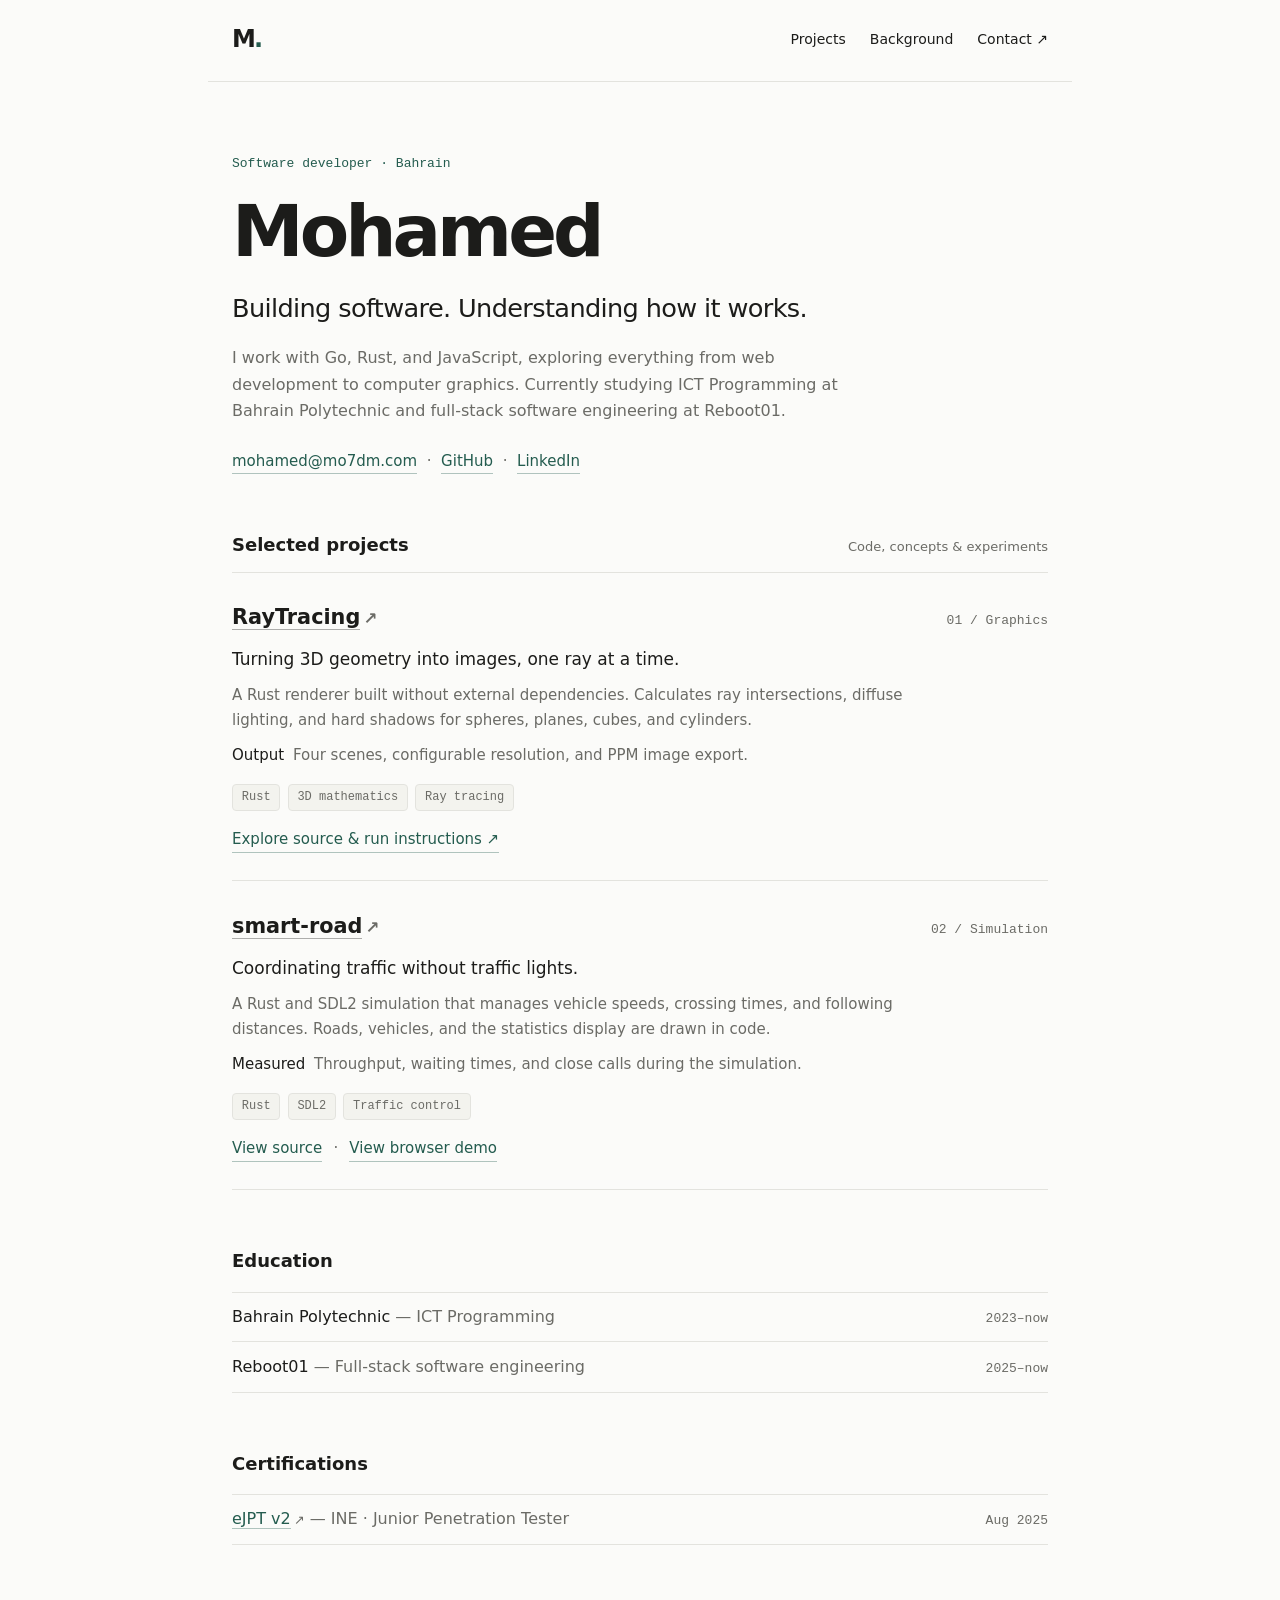
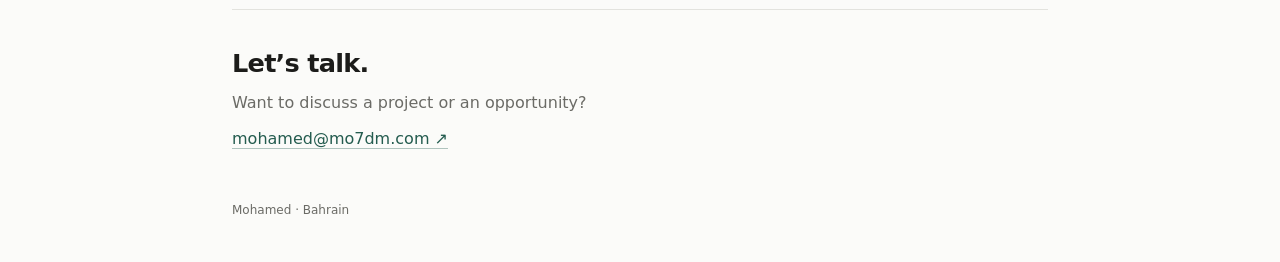
<file: index.html>
<!DOCTYPE html>
<html lang="en">
<head>
    <meta charset="UTF-8">
    <meta name="viewport" content="width=device-width, initial-scale=1.0">
    <title>Mohamed | Software Developer</title>
    <meta name="description" content="Mohamed, software developer and student in Bahrain. Explore Rust projects in ray tracing and traffic simulation, education, and contact details.">
    <link rel="icon" href="data:image/svg+xml,%3Csvg xmlns='http://www.w3.org/2000/svg' viewBox='0 0 64 64'%3E%3Crect width='64' height='64' fill='%23000000'/%3E%3Ctext x='32' y='45' font-family='Arial,Helvetica,sans-serif' font-size='42' font-weight='bold' fill='%23ffffff' text-anchor='middle'%3EM%3C/text%3E%3C/svg%3E">
    <link rel="stylesheet" href="style.css">
</head>
<body>
    <a class="skip-link" href="#main">Skip to content</a>
    <nav class="site-nav" aria-label="Main navigation">
        <a class="wordmark" href="#main" aria-label="Mohamed home">M<span aria-hidden="true">.</span></a>
        <div><a href="#projects">Projects</a><a href="#background">Background</a><a href="mailto:mohamed@mo7dm.com">Contact &nearr;</a></div>
    </nav>
    <main id="main">
        <header class="intro">
            <p class="eyebrow rise" style="--i: 0">Software developer &middot; Bahrain</p>
            <h1 class="rise" style="--i: 0">Mohamed</h1>
            <p class="lead rise" style="--i: 1">Building software. Understanding how it works.</p>
            <p class="intro-copy rise" style="--i: 1">I work with Go, Rust, and JavaScript, exploring everything from web development to computer graphics. Currently studying ICT Programming at Bahrain Polytechnic and full-stack software engineering at Reboot01.</p>
            <p class="contact rise" style="--i: 2"><a href="mailto:mohamed@mo7dm.com">mohamed@mo7dm.com</a> <span class="sep">&middot;</span> <a href="https://github.com/Mo7dM">GitHub</a> <span class="sep">&middot;</span> <a href="https://www.linkedin.com/in/mohamed-kadhem/">LinkedIn</a></p>
        </header>

        <section id="projects" class="rise" style="--i: 3" aria-labelledby="projects-heading">
            <div class="section-heading"><h2 id="projects-heading">Selected projects</h2><span class="section-note">Code, concepts &amp; experiments</span></div>
            <ul class="list projects">
                <li>
                    <div class="row">
                        <h3><a href="https://github.com/Mo7dM/RayTracing">RayTracing</a><span class="arrow" aria-hidden="true">&nearr;</span></h3>
                        <span class="meta">01 / Graphics</span>
                    </div>
                    <p class="project-summary">Turning 3D geometry into images, one ray at a time.</p>
                    <p>A Rust renderer built without external dependencies. Calculates ray intersections, diffuse lighting, and hard shadows for spheres, planes, cubes, and cylinders.</p>
                    <p class="project-detail"><strong>Output</strong> Four scenes, configurable resolution, and PPM image export.</p>
                    <div class="tags" aria-label="RayTracing technologies"><span>Rust</span><span>3D mathematics</span><span>Ray tracing</span></div>
                    <p class="project-links"><a href="https://github.com/Mo7dM/RayTracing">Explore source &amp; run instructions <span aria-hidden="true">&nearr;</span></a></p>
                </li>
                <li>
                    <div class="row">
                        <h3><a href="https://github.com/Mo7dM/smart-road">smart-road</a><span class="arrow" aria-hidden="true">&nearr;</span></h3>
                        <span class="meta">02 / Simulation</span>
                    </div>
                    <p class="project-summary">Coordinating traffic without traffic lights.</p>
                    <p>A Rust and SDL2 simulation that manages vehicle speeds, crossing times, and following distances. Roads, vehicles, and the statistics display are drawn in code.</p>
                    <p class="project-detail"><strong>Measured</strong> Throughput, waiting times, and close calls during the simulation.</p>
                    <div class="tags" aria-label="smart-road technologies"><span>Rust</span><span>SDL2</span><span>Traffic control</span></div>
                    <p class="project-links"><a href="https://github.com/Mo7dM/smart-road">View source</a> <span class="sep">&middot;</span> <a href="smart-road-demo.html">View browser demo</a></p>
                </li>
            </ul>
        </section>

        <section id="background" class="rise" style="--i: 4">
            <h2>Education</h2>
            <ul class="list">
                <li class="row">
                    <span>Bahrain Polytechnic <span class="sub">&mdash; ICT Programming</span></span>
                    <span class="meta">2023&ndash;now</span>
                </li>
                <li class="row">
                    <span>Reboot01 <span class="sub">&mdash; Full-stack software engineering</span></span>
                    <span class="meta">2025&ndash;now</span>
                </li>
            </ul>
        </section>

        <section class="rise" style="--i: 5">
            <h2>Certifications</h2>
            <ul class="list">
                <li class="row">
                    <span><a href="https://certs.ine.com/94397082-2aee-4f96-a6dc-eba5e58388e8">eJPT v2</a><span class="arrow" aria-hidden="true">&nearr;</span> <span class="sub">&mdash; INE &middot; Junior Penetration Tester</span></span>
                    <span class="meta">Aug 2025</span>
                </li>
            </ul>
        </section>
        <footer>
            <h2>Let&rsquo;s talk.</h2>
            <p>Want to discuss a project or an opportunity?</p>
            <a href="mailto:mohamed@mo7dm.com">mohamed@mo7dm.com <span aria-hidden="true">&nearr;</span></a>
            <p class="footer-note">Mohamed &middot; Bahrain</p>
        </footer>
    </main>
</body>
</html>
</file>
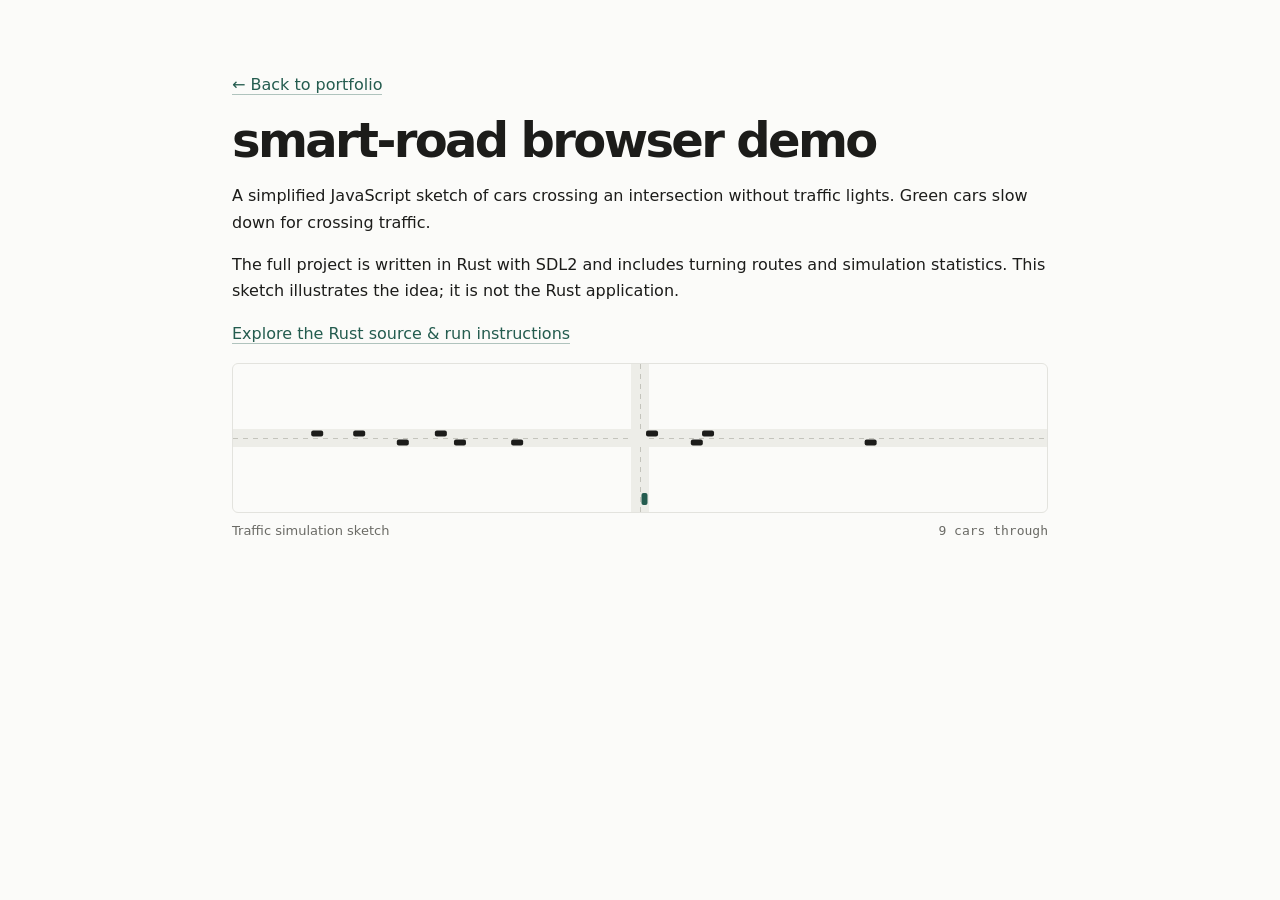
<file: smart-road-demo.html>
<!DOCTYPE html>
<html lang="en">
<head>
    <meta charset="UTF-8">
    <meta name="viewport" content="width=device-width, initial-scale=1.0">
    <title>smart-road browser demo | Mohamed</title>
    <meta name="description" content="A simplified JavaScript sketch of the smart-road traffic simulation, a Rust and SDL2 project by Mohamed.">
    <link rel="stylesheet" href="style.css">
    <script src="script.js" defer></script>
</head>
<body>
    <main>
        <header>
            <p><a href="index.html">&larr; Back to portfolio</a></p>
            <h1>smart-road browser demo</h1>
            <p>A simplified JavaScript sketch of cars crossing an intersection without traffic lights. Green cars slow down for crossing traffic.</p>
            <p>The full project is written in Rust with SDL2 and includes turning routes and simulation statistics. This sketch illustrates the idea; it is not the Rust application.</p>
            <p><a href="https://github.com/Mo7dM/smart-road">Explore the Rust source &amp; run instructions</a></p>
        </header>
        <figure class="sim">
            <canvas id="road" role="img" aria-label="Animated sketch of cars crossing an intersection without traffic lights"></canvas>
            <figcaption>
                <span>Traffic simulation sketch</span>
                <span class="meta" id="road-count"></span>
            </figcaption>
        </figure>
        <noscript><p>Enable JavaScript to view the animation. The full project's source and run instructions are available at the link above.</p></noscript>
    </main>
</body>
</html>
</file>
<file: style.css>
:root {
    --bg: #fbfbf9;
    --text: #1c1c1a;
    --muted: #6b6b66;
    --line: #e3e3de;
    --link: #245c4f;
    --surface: #f3f3ee;
    --road: #edede8;
    --road-mark: #c4c4bc;
    --mono: ui-monospace, SFMono-Regular, Menlo, Consolas, monospace;
    --ease: cubic-bezier(0.2, 0.7, 0.2, 1);
    color-scheme: light dark;
}

@media (prefers-color-scheme: dark) {
    :root {
        --bg: #131312;
        --text: #e6e6e2;
        --muted: #9b9b95;
        --line: #2b2b29;
        --link: #99cfba;
        --surface: #1b1d1a;
        --road: #21211f;
        --road-mark: #3f3f3b;
    }
}

* {
    box-sizing: border-box;
}

body {
    margin: 0;
    background: var(--bg);
    color: var(--text);
    font: 16px/1.65 system-ui, -apple-system, "Segoe UI", Roboto, sans-serif;
    -webkit-text-size-adjust: 100%;
}

main {
    max-width: 54rem;
    margin: 0 auto;
    padding: 4.5rem 1.5rem 2rem;
}

h1 {
    font-size: clamp(2rem, 6vw, 3rem);
    line-height: 1.1;
    letter-spacing: -0.055em;
    font-weight: 600;
    margin: 0 0 1rem;
}

h2 {
    font-size: 1.125rem;
    font-weight: 600;
    margin: 0 0 1rem;
}

h3 {
    margin: 0;
    font-size: 1.3rem;
    font-weight: 600;
}

.role {
    color: var(--muted);
    margin-top: -0.65rem;
}

.contact {
    display: flex;
    flex-wrap: wrap;
    gap: 0.25rem 0.6rem;
}

.list .project-links {
    margin-top: 0.65rem;
}

a:focus-visible {
    outline: 2px solid var(--link);
    outline-offset: 4px;
    border-radius: 2px;
}

p {
    margin: 0 0 1rem;
}

/* Links: a faint underline, and a solid one that sweeps in on hover */
a {
    color: var(--link);
    text-decoration: none;
    background:
        linear-gradient(currentColor, currentColor) left bottom / 0% 1px no-repeat,
        linear-gradient(color-mix(in srgb, currentColor 35%, transparent), color-mix(in srgb, currentColor 35%, transparent)) left bottom / 100% 1px no-repeat;
    padding-bottom: 1px;
    transition: background-size 0.35s var(--ease);
}

a:hover,
a:focus-visible {
    background-size: 100% 1px, 100% 1px;
}

.arrow {
    display: inline-block;
    margin-left: 0.2rem;
    font-size: 0.8em;
    color: var(--muted);
    transition: transform 0.3s var(--ease), color 0.3s var(--ease);
}

a:hover + .arrow,
a:focus-visible + .arrow {
    transform: translate(2px, -2px);
    color: var(--link);
}

section {
    margin-top: 3.5rem;
    scroll-margin-top: 2rem;
}

/* Lists: rows split by lines that draw across after the section fades in */
.list {
    position: relative;
    list-style: none;
    margin: 0;
    padding: 0;
}

.list::before,
.list li::after {
    content: "";
    position: absolute;
    left: 0;
    right: 0;
    height: 1px;
    background: var(--line);
    transform-origin: left;
    animation: draw 0.9s var(--ease) both;
    animation-delay: calc(var(--i, 0) * 90ms + 150ms);
}

.list::before {
    top: 0;
}

.list li {
    position: relative;
    padding: 0.75rem 0;
}

.list li::after {
    bottom: 0;
}

.list p {
    margin: 0.25rem 0 0;
    color: var(--muted);
    font-size: 0.9375rem;
}

.row {
    display: flex;
    flex-wrap: wrap;
    justify-content: space-between;
    align-items: baseline;
    gap: 0 1rem;
}

.meta {
    font-family: var(--mono);
    font-size: 0.8125rem;
    color: var(--muted);
    white-space: nowrap;
}

.sub,
.sep {
    color: var(--muted);
}

/* smart-road sketch */
.sim {
    margin: 0.9rem 0 0.25rem;
}

.sim canvas {
    display: block;
    width: 100%;
    height: 150px;
    border: 1px solid var(--line);
    border-radius: 6px;
}

.sim figcaption {
    display: flex;
    flex-wrap: wrap;
    justify-content: space-between;
    gap: 0.25rem 1rem;
    margin-top: 0.4rem;
    font-size: 0.8125rem;
    color: var(--muted);
}

/* Page load */
.rise {
    animation: rise 0.7s var(--ease) both;
    animation-delay: calc(var(--i, 0) * 90ms);
}

@keyframes rise {
    from {
        opacity: 0;
        transform: translateY(10px);
    }
}

@keyframes draw {
    from {
        transform: scaleX(0);
    }
}

@media (prefers-reduced-motion: reduce) {
    *,
    *::before,
    *::after {
        animation: none !important;
        transition: none !important;
    }
}

.site-nav {
    max-width: 54rem;
    margin: 0 auto;
    padding: 1.25rem 1.5rem;
    display: flex;
    align-items: center;
    justify-content: space-between;
    border-bottom: 1px solid var(--line);
}

.site-nav div { display: flex; gap: 1.5rem; font-size: 0.875rem; }
.site-nav a { color: var(--text); background: none; }
.site-nav a:hover { color: var(--link); }
.wordmark { font-size: 1.5rem; font-weight: 750; letter-spacing: -0.08em; }
.wordmark span { color: var(--link); }
.eyebrow { color: var(--link); font: 0.8125rem/1.6 var(--mono); margin-bottom: 1.1rem; }
.lead { font-size: clamp(1.2rem, 3vw, 1.6rem); letter-spacing: -0.025em; margin-bottom: 1rem; }
.intro h1 { font-size: clamp(2.8rem, 8vw, 4.5rem); }
.intro-copy { max-width: 39rem; color: var(--muted); }
.contact { margin-top: 1.5rem; font-size: 0.9375rem; }
.section-heading { display: flex; justify-content: space-between; align-items: baseline; gap: 0.5rem 1rem; flex-wrap: wrap; margin-bottom: 0.75rem; }
.section-heading h2 { margin: 0; }
.section-note { color: var(--muted); font-size: 0.8125rem; }
.projects > li { padding: 1.75rem 0; }
.projects h3 a { color: var(--text); }
.projects .project-summary { font-size: 1.0625rem; color: var(--text); margin: 0.65rem 0; }
.projects p { max-width: 43rem; }
.projects .project-detail { margin-top: 0.65rem; }
.project-detail strong { color: var(--text); font-weight: 500; margin-right: 0.25rem; }
.tags { display: flex; flex-wrap: wrap; gap: 0.45rem; margin: 1rem 0; }
.tags span { font: 0.75rem/1.6 var(--mono); padding: 0.2rem 0.55rem; border: 1px solid var(--line); border-radius: 4px; background: var(--surface); color: var(--muted); }
.projects .project-links { display: flex; flex-wrap: wrap; gap: 0.35rem 0.7rem; }
footer { margin-top: 4rem; border-top: 1px solid var(--line); padding-top: 2rem; }
footer h2 { font-size: 1.6rem; letter-spacing: -0.03em; margin-bottom: 0.4rem; }
footer p { color: var(--muted); margin-bottom: 0.6rem; }
footer .footer-note { font-size: 0.75rem; margin-top: 3rem; }
.skip-link { position: absolute; top: -5rem; left: 1rem; padding: 0.5rem 1rem; background: var(--bg); z-index: 5; }
.skip-link:focus { top: 1rem; }

@media (max-width: 540px) {
    main { padding-top: 2.5rem; }
    .site-nav div { gap: 1rem; font-size: 0.8125rem; }
    .section-note { display: none; }
    .projects .row { gap: 0.25rem 1rem; }
    .contact { gap: 0.5rem; }
    .row > span:first-child { min-width: 0; }
}

@media print {
    .site-nav, .skip-link { display: none; }
    main { padding: 0; max-width: none; }
    body { background: white; color: black; font-size: 11pt; }
    .rise, .list::before, .list li::after { animation: none; }
    section, footer { margin-top: 1.5rem; }
    .projects > li { break-inside: avoid; }
}
</file>
